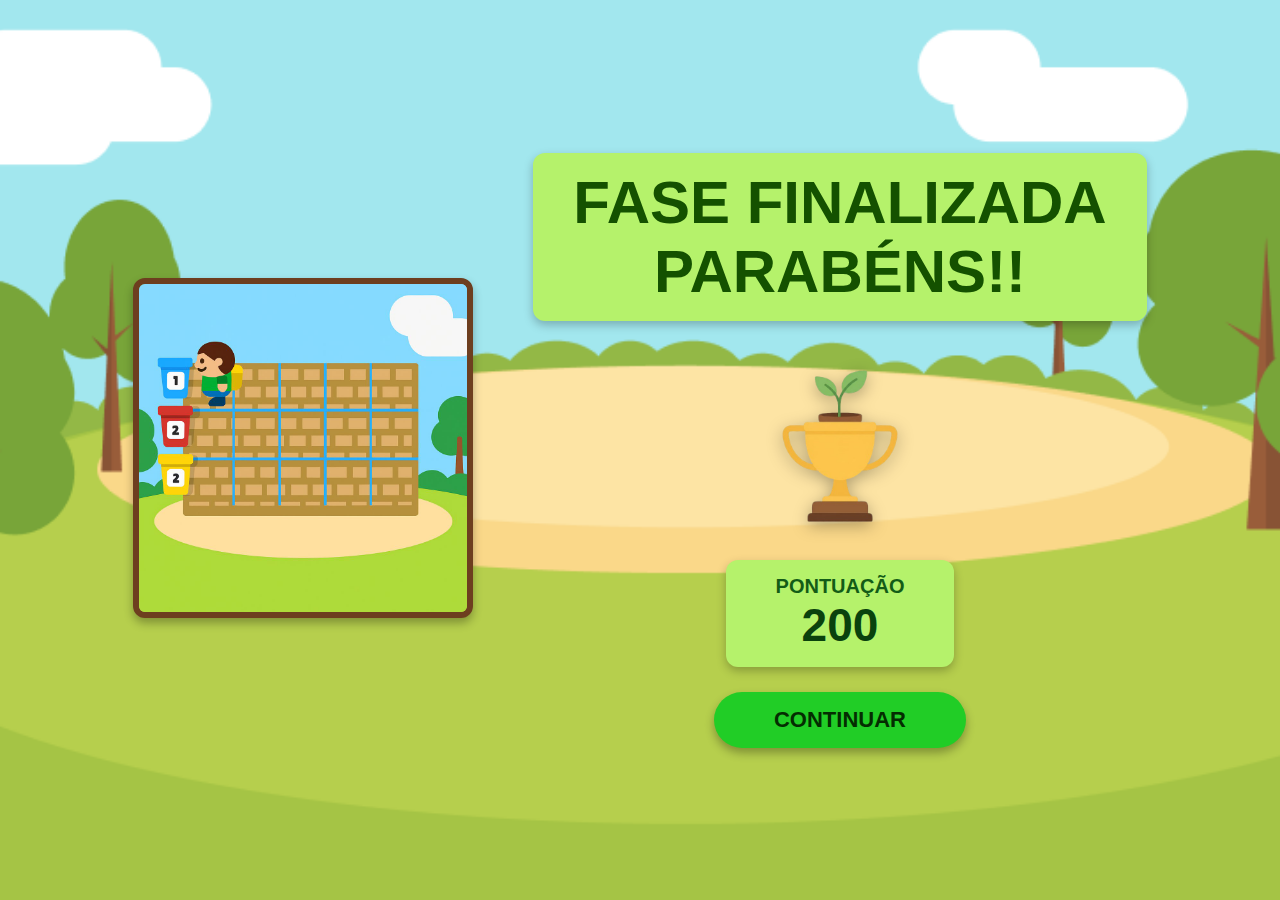
<file: pages/scoreBoard/index.html>
<!DOCTYPE html>
<html lang="pt-BR">
<head>
  <meta charset="UTF-8">
  <meta name="viewport" content="width=device-width, initial-scale=1.0">
  <title>Fase Finalizada</title>
  <link rel="stylesheet" href="style.css">
</head>
<body>

  <div class="container">
    <!-- TABULEIRO -->
    <div class="left">
      <img src="Tabuleiro.jpg" alt="Tabuleiro">
    </div>

    <!-- CONTEÚDO CENTRAL -->
    <div class="center">
      <div class="banner">
        <h1>FASE FINALIZADA<br>PARABÉNS!!</h1>
      </div>

      <div class="trophy">
        <img src="trofeu-planta.png" alt="Troféu">
      </div>

      <div class="score">
        <p class="label">PONTUAÇÃO</p>
        <p class="value">200</p>
      </div>

      <button class="continue">CONTINUAR</button>
    </div>
  </div>

</body>
</html>
</file>
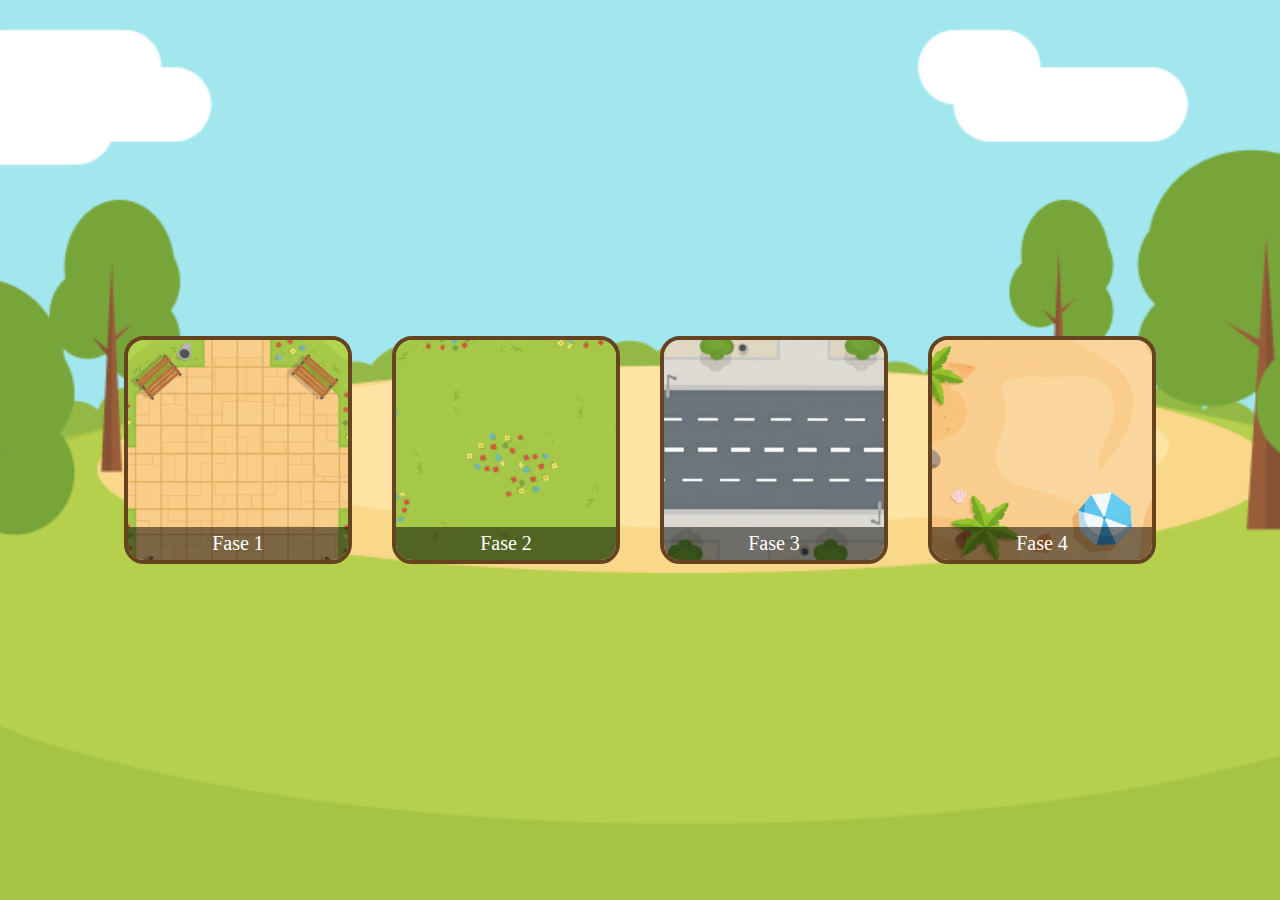
<file: pages/seletor fases/index.html>
<!DOCTYPE html>
<html lang="pt-BR">

<head>
    <meta charset="UTF-8" />
    <meta name="viewport" content="width=device-width, initial-scale=1.0" />
    <title>Seletor de Fases</title>
    <link rel="stylesheet" href="style.css">
</head>

<body>
    <div class="container">
        <div class="levels">
            <div class="level">
                <img src="fase1.png" alt="Fase 1" />
                <div class="label">Fase 1</div>
            </div>

            <div class="level">
                <img src="fase2.png" alt="Fase 2" />
                <div class="label">Fase 2</div>
            </div>

            <div class="level">
                <img src="fase3.png" alt="Fase 3" />
                <div class="label">Fase 3</div>
            </div>

            <div class="level">
                <img src="fase4.png" alt="Fase 4" />
                <div class="label">Fase 4</div>
            </div>
        </div>
</body>

</html>
</file>
<file: pages/seletor fases/style.css>
body {
    margin: 0;
    padding: 0;
    overflow: hidden;
    background: url('background.png') no-repeat center/cover;
}

.container {
    width: 100%;
    height: 100vh;
    display: flex;
    justify-content: center;
    align-items: center;
}

.levels {
    display: flex;
    gap: 40px;
}

.level {
    width: 220px;
    height: 220px;
    border-radius: 20px;
    overflow: hidden;
    border: 4px solid #654321;
    cursor: pointer;
    transition: 0.2s;
    position: relative;
}

.level:hover {
    transform: scale(1.1);
}

.level img {
    width: 100%;
    height: 100%;
    object-fit: cover;
}



.label {
    position: absolute;
    bottom: 0;
    width: 100%;
    text-align: center;
    background: rgba(0, 0, 0, 0.5);
    color: white;
    padding: 5px 0;
    font-size: 20px;
}
</file>
<file: pages/scoreBoard/style.css>
/* RESET */
* {
  margin: 0;
  padding: 0;
  box-sizing: border-box;
  font-family: 'Arial', sans-serif;
}

/* FUNDO */
body {
  background: url("background.png") no-repeat center bottom;
  background-size: cover;
  height: 100vh;
  display: flex;
  justify-content: center;
  align-items: center;
}

/* CONTAINER PRINCIPAL */
.container {
  display: flex;
  align-items: center;
  justify-content: center;
  gap: 60px; /* espaço entre o tabuleiro e o texto */
}

/* TABULEIRO */
.left img {
  width: 340px;
  border: 6px solid #6d3e1f;
  border-radius: 12px;
  background: #9ae77d;
  box-shadow: 0 5px 10px rgba(0,0,0,0.3);
}

/* CENTRO */
.center {
  text-align: center;
  display: flex;
  flex-direction: column;
  align-items: center;
}

/* BANNER */
.banner {
  background: #b5f26b;
  color: #145100;
  font-size: 30px;
  font-weight: bold;
  padding: 15px 40px;
  border-radius: 12px;
  box-shadow: 0 4px 10px rgba(0,0,0,0.25);
  margin-bottom: 25px;
}

/* TROFÉU */
.trophy img {
  width: 180px;
  height: auto;
  margin: 10px 0 20px 0;
  filter: drop-shadow(0 4px 8px rgba(0,0,0,0.3));
}

/* PONTUAÇÃO */
.score {
  background: #b5f26b;
  border-radius: 12px;
  padding: 15px 50px;
  box-shadow: 0 4px 10px rgba(0,0,0,0.25);
  margin-bottom: 25px;
}

.label {
  font-size: 20px;
  font-weight: bold;
  color: #135c17;
}

.value {
  font-size: 46px;
  font-weight: bold;
  color: #0a420d;
}

/* BOTÃO CONTINUAR */
.continue {
  background: #21cd26;
  color: #042d01;
  font-weight: bold;
  padding: 15px 60px;
  border-radius: 35px;
  font-size: 22px;
  border: none;
  cursor: pointer;
  box-shadow: 0 5px 10px rgba(0,0,0,0.3);
  transition: all 0.2s ease;
}

.continue:hover {
  transform: scale(1.05);
  background: #2ef333;
}
</file>
